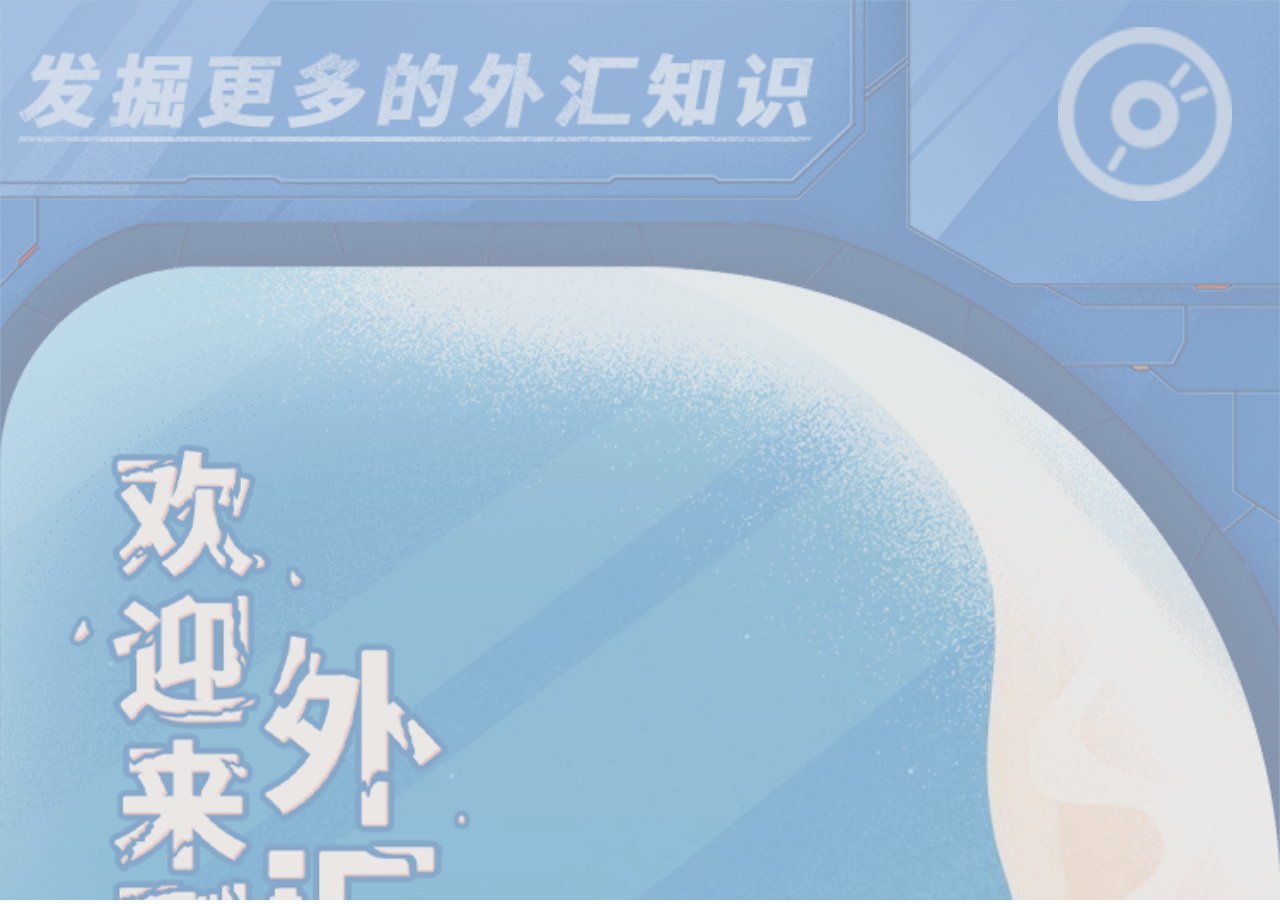
<file: canvas_demo/hh_canvas/index.html>
<!DOCTYPE html>
<html lang="en">

<head>
    <meta charset="UTF-8">
    <title>汇乎</title>
    <meta name="viewport"
        content="width=device-width, initial-scale=1.0, maximum-scale=1.0,minimum-scale=1,user-scalable=no">
    <link rel="stylesheet" href="./css/index.css">
    <script src="./public/jquery.js"></script>
    <script src="./js/progress.js"></script>
</head>
<body>
    <div id="musicpart">
        <audio id="music" src="./static/images/active/159487_Acoustic_Loop_41.mp3" type="audio/mp3" loop controls>您的浏览器不支持 audio
            标签。</audio>
    </div>
    <canvas id="canvas">您的浏览器不支持 canvas 标签。</canvas>
</body>
<script src="./js/index.js"></script>
</html>
</file>
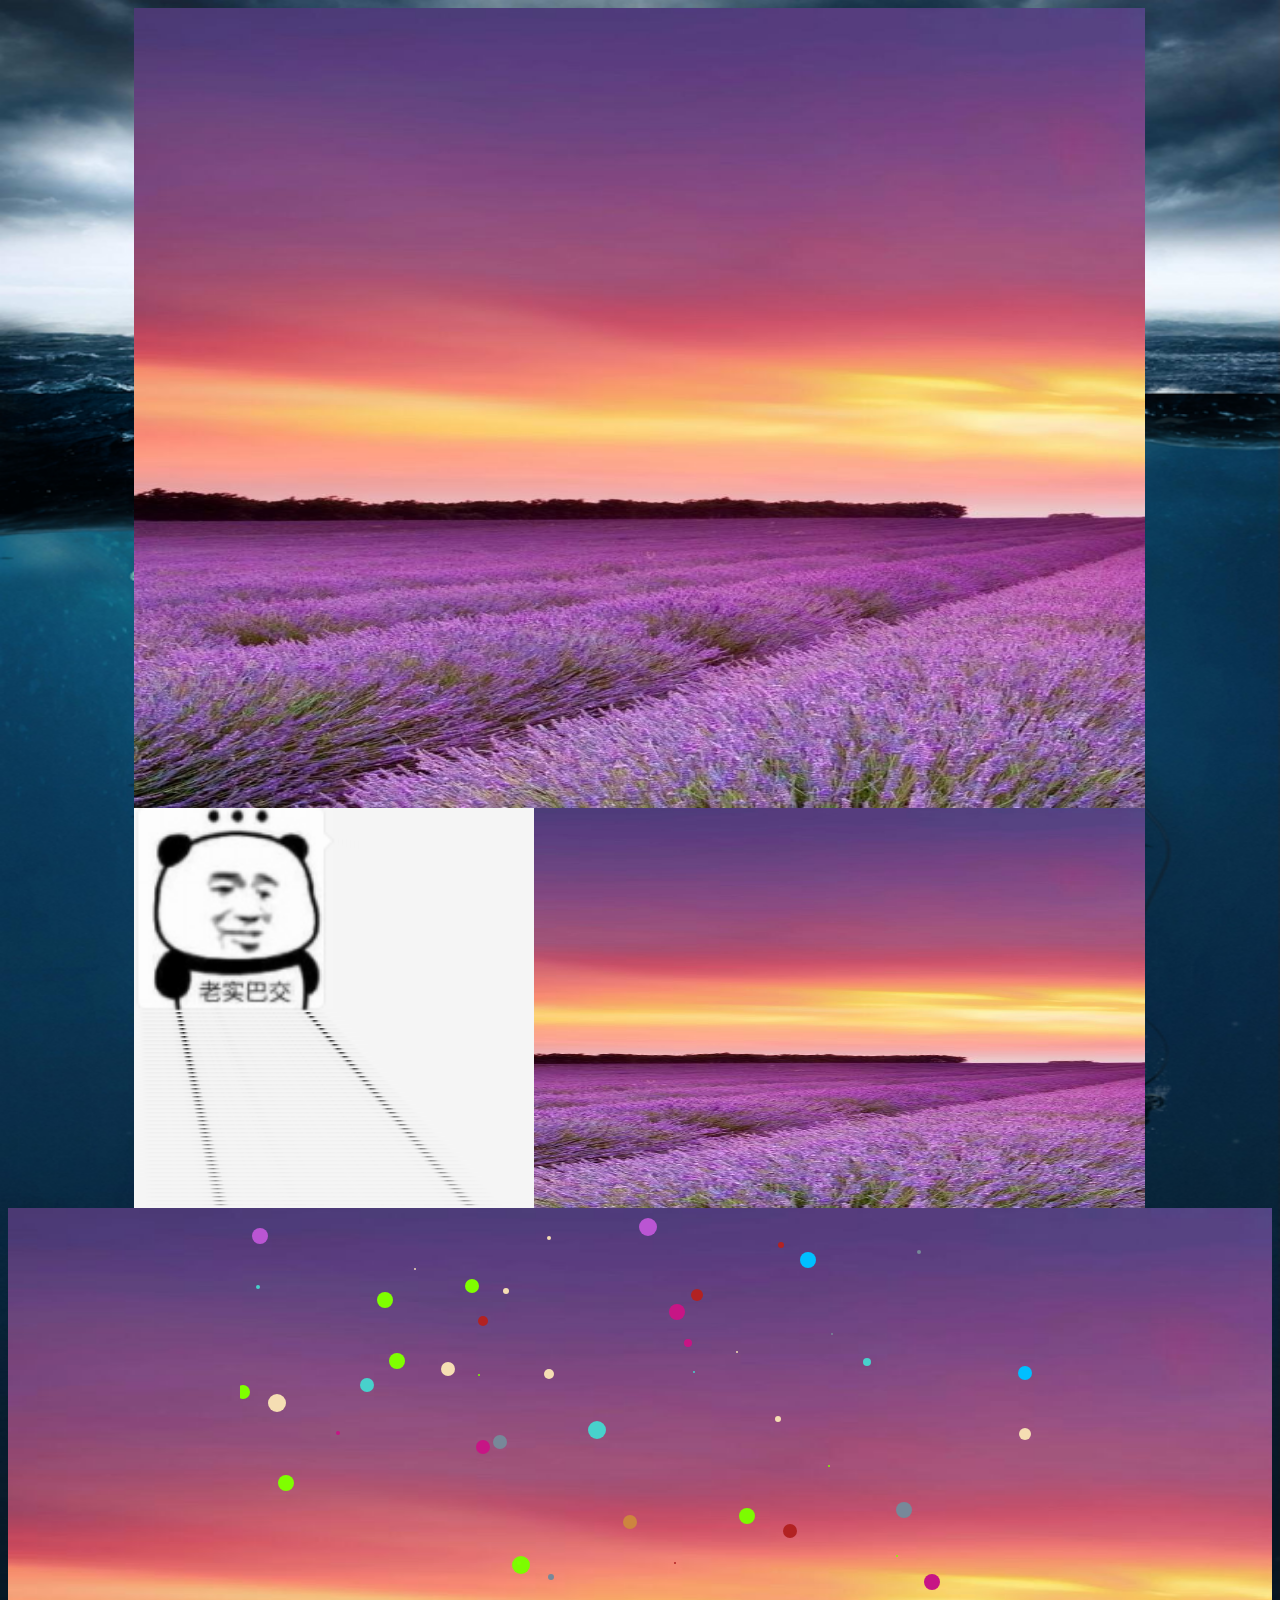
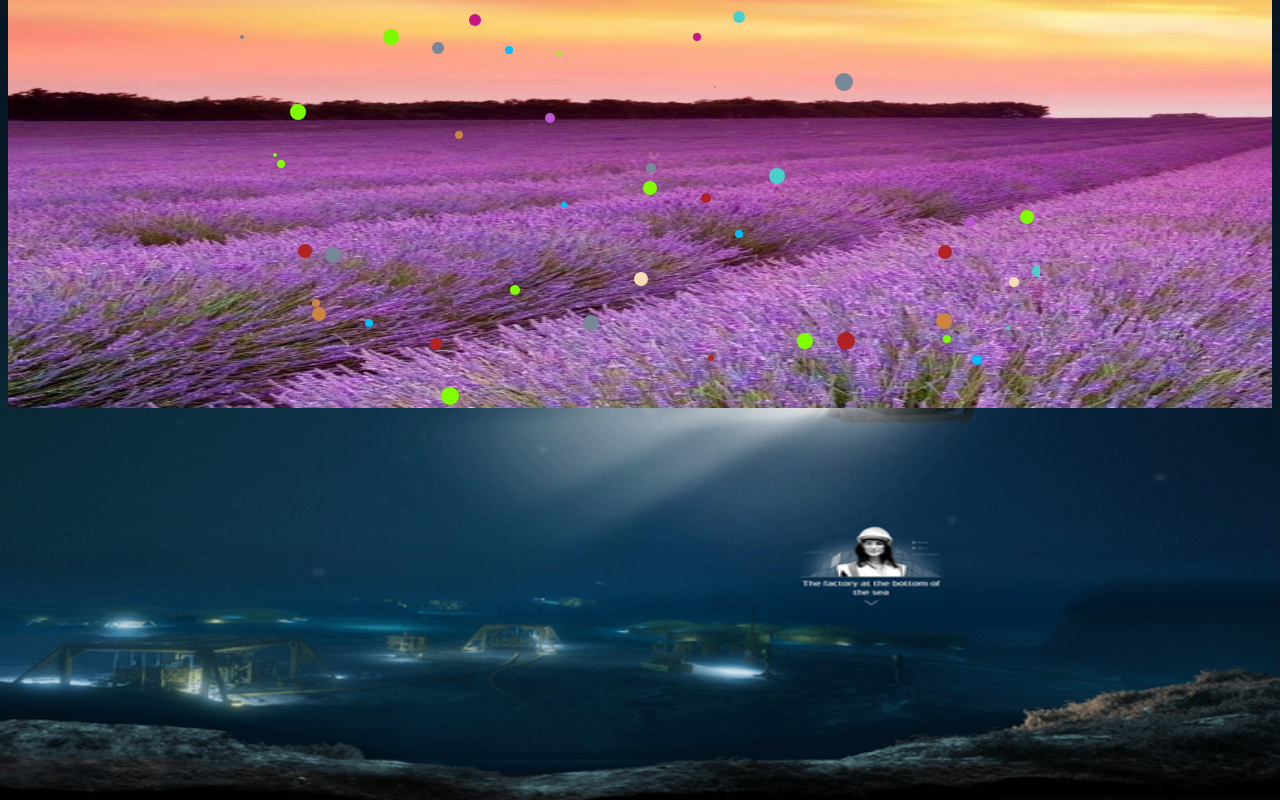
<file: canvas_demo/canvas.html>
<!DOCTYPE html>
<html lang="en">
<head>
    <meta charset="UTF-8">
    <title>CANVAS</title>
    <script src="./js/jquery.js"></script>
    <style>
        .bg{
            background: url("./img/3.png") no-repeat;
            background-size: 100% 100%;
            width: 100%;
            height: 2400px;
            /* position: relative; */
            position: absolute;
            top: 0;
            left: 0;
            box-sizing: border-box;
        }
        .outSide{
            /* position: absolute; */
            position: relative;
            box-sizing: border-box;
        }
        .top{
            background: url("./img/3.jpg") no-repeat;
            background-size: 100% 100%;
            width: 80%;
            margin: auto;
            display: flex;
            /* justify-content: center; */
            /* align-items: center; */
            height: 400px;
            box-sizing: border-box;
        }
        .mid{
            background: url("./img/3.jpg") no-repeat;
            background-size: 100% 100%;
            width: 80%;
            margin: auto;
            display: flex;
            justify-content: center;
            align-items: center;
            height: 800px;
            box-sizing: border-box;
        }
        .bottom{
            background: url("./img/3.jpg") no-repeat;
            background-size: 100% 100%;
            width: 100%;
            margin: auto;
            display: flex;
            justify-content: center;
            align-items: center;
            height: 800px;
            box-sizing: border-box;
        }
    </style>
</head>
<body>
    <div class="bg"></div>
    <div class="outSide">
        <div class="mid">
            <canvas id="canvas2"></canvas>
            <img src="./img/1.png" id="img" style="display:none"/>  <!--正确路径-->
        </div>
        <div class="top">
            <canvas id="canvas1" width="400" height="400"></canvas>
        </div>
        <div class="bottom">
            <canvas id="canvas3" width="800" height="800"></canvas>
        </div>
    </div>
</body>
<script type="text/javascript">
// 1.准备画布
// 2.选择画笔
// 3.选择颜料
// 4.画出轮廓
// 5.填充颜色
var canvas1 = document.getElementById('canvas1');
var cxt1 = canvas1.getContext('2d');
var canvas2 = document.getElementById('canvas2');
var canvas3 = document.getElementById('canvas3');
var cxt3 = canvas3.getContext('2d');
var Img = new Image();
var creatBalls = []
var cacheCanvas;
$(document).ready(function(){
    var create = new createImg();
    
	// canvas1Fun();
    Img.src = "./img/1.png";
    create.init()
    Img.onload = function(){
        create.drawImg();
    }
    for(let i=0;i<100;i++){
        var balls = new ball();
        balls.create();
        balls.draw();
        creatBalls.push(balls)
    }
    setInterval(()=>{
        cxt3.clearRect(0,0,canvas3.width,canvas3.height)
        for(var b of creatBalls){
            // console.log(b)
            b.move()
        }
    },1000/60)

    setInterval(()=>{
        create.move()
    },1000/60)
    window.addEventListener("scroll",function(){
        // console.log($(document).scrollTop())
    // console.log("滚动的高度：",$(document).scrollTop(),"可视文档高度：",$(window).height(),"文档的高度：",$(document.body).height(),"物理设备高度：",window.outerWidth)
    // if($(document).scrollTop()%20 ==0){
            // create.move()
    // }
})
})
function canvas1Fun(){

}
function canvas2Fun(Percent,r){
    var cxt = canvas2.getContext('2d');
    var x = 350*Math.cos(Percent);
    var y = 350*Math.sin(Percent);
    cxt.beginPath();
    cxt.fillStyle="red";
    cxt.arc(x,y,r,0,Math.PI*2);
    cxt.fill();
}
function canvas3Fun(){
    var cxt = canvas3.getContext('2d');
    cxt.lineWidth = 5;                              //选择画笔
    cxt.strokeStyle = "green";                        //选择颜料
    cxt.moveTo(10,10);                              //...
    cxt.lineTo(150,50);                             //...
    cxt.lineTo(10,50);                              //画出轮廓
    cxt.stroke(); 
}


function createImg(){}
createImg.prototype={
    init:function(width,height){
        this.width = width;
        this.height = height;


        this.rotate = 1;
        this.flag = true;//true递减  false 递增
    },
    drawImg:function(){
        // cacheCanvas = document.createElement("canvas");
        // var cacheCanvascxt = cacheCanvas.getContext('2d');
        // cacheCanvas.width = canvas1.width;
        // cacheCanvas.height = canvas1.height;
        // cacheCanvascxt.drawImage(Img,0, 0,400,400);
        cxt1.save();
        // cxt1.beginPath();
        cxt1.scale(this.rotate,this.rotate);
        cxt1.drawImage(Img,0, 0,400,400);
        cxt1.restore();
    },
    move:function(){
        if(this.rotate>=1){
            this.flag = true
        }
        if(this.rotate<=0){
            this.flag = false
        }
        if(this.flag){
            this.rotate -=  0.01;
        }else{
            this.rotate +=0.01;
        }
        this.drawImg()
    }

}
const randomInt = (min, max) => {return Math.floor(Math.random() * (max - min) + min)};
var colorArr=["#00BFFF","#778899","#BA55D3","#C71585","#7FFF00","#F5DEB3","#CD853F","#B22222","#7CFC00","#48D1CC"];

function ball(){}
ball.prototype={
    create:function(){
        this.x=randomInt(0,800);
        this.y=randomInt(0,800);
        this.r = randomInt(0,10);
        this.color= colorArr[randomInt(0,10)];
        this.posX = randomInt(-1,1);
        this.posY = randomInt(-1,1);
    },
    draw:function(){
        cxt3.beginPath();
        cxt3.fillStyle=this.color;
        // console.log(this.x,this.y)
        cxt3.arc(this.x,this.y,this.r,0,Math.PI*2);
        cxt3.fill()
    },
    move:function(){
        this.x += this.posX;
        this.y += this.posY;
        if(this.x-this.r<0||this.x+this.r>800){
            this.posX = -this.posX; 
        }
        if(this.y-this.r<0||this.y+this.r>800){
            this.posY = -this.posY; 
        }
        this.draw()
    }
}
function act1(Img,x){
    var cxt = canvas1.getContext('2d');
    cxt.clearRect(0,0,canvas1.width,canvas1.height);
    cxt.rotate(Math.PI/6)
    cxt.drawImage(Img,x, 0,200,200);
    // window.requestAnimationFrame(act1);
}

var Percent = Math.PI;
function act3(){
    Percent +=Math.PI/90;
    var cxt = canvas2.getContext('2d');
    // cxt.clearRect(0,0,canvas2.width,canvas2.height);
    canvas2Fun(Percent,10);
    window.requestAnimationFrame(act3);
}
</script>
</html>
</file>
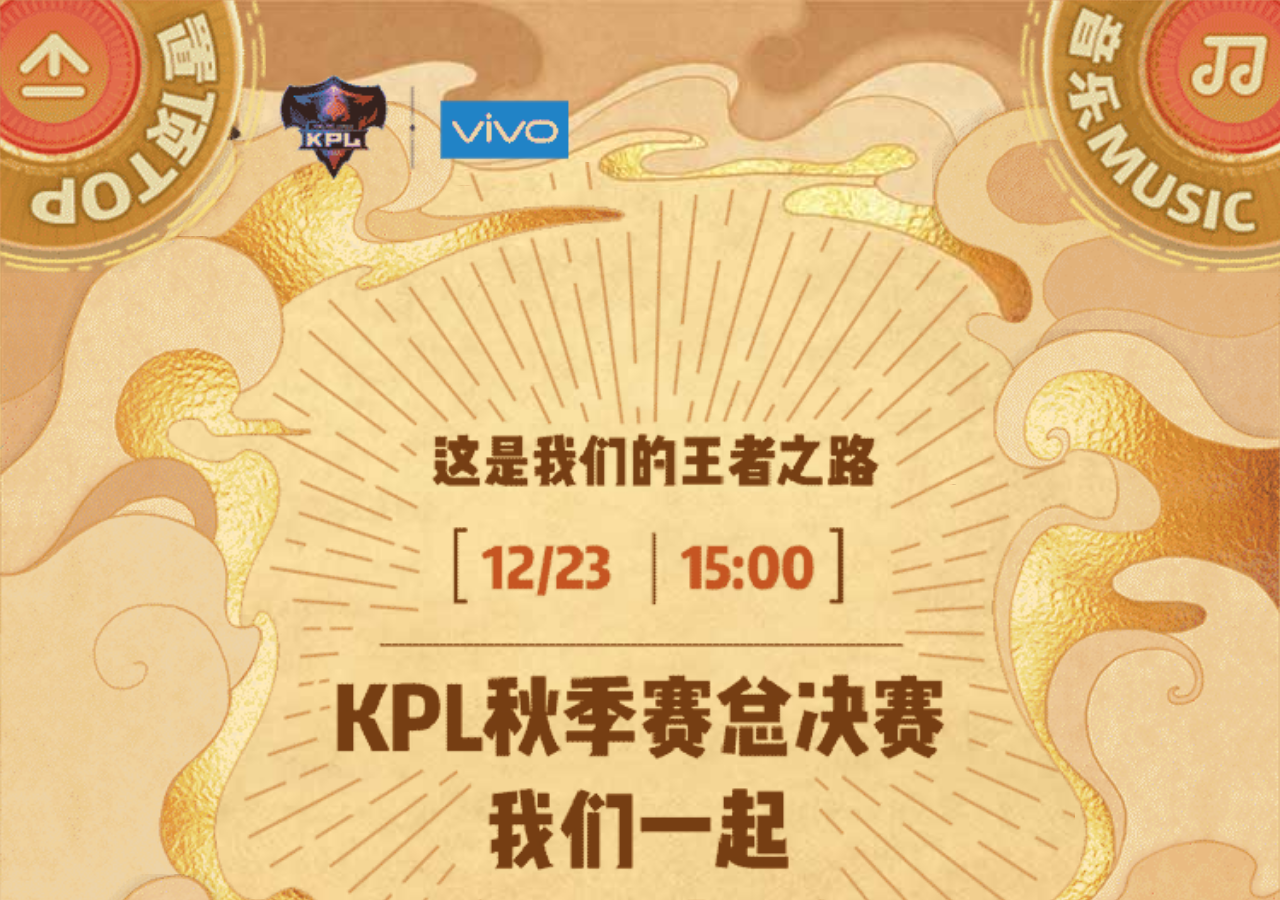
<file: canvas_demo/canvas2.html>
<!DOCTYPE html>
<html lang="en">

<head>
    <meta charset="UTF-8">
    <title>CANVAS_bg</title>
    <meta name="viewport"
        content="width=device-width, initial-scale=1.0, maximum-scale=1.0,minimum-scale=1,user-scalable=no">
    <script src="./js/jquery.js"></script>
    <style>
        html,
        body {
            margin: 0;
            padding: 0;
            width: 100%;
            height: 100%;
        }

        #canvas {
            display: block;
            width: 100%;
            height: 100%;
        }
    </style>
</head>

<body>
    <canvas id="canvas"></canvas>
</body>
<script type="text/javascript">
    var ratio = window.devicePixelRatio;
    var startY =0,endY = 0,currentDis=0;
    var totalHeight = 0;
    // 1.准备画布
    // 2.选择画笔
    // 3.选择颜料
    // 4.画出轮廓
    // 5.填充颜色
    window.onload = function () {
        var canvas1 = document.getElementById('canvas');
        var cxt1 = canvas1.getContext('2d');
        var cw = canvas1.offsetWidth;
        var ch = canvas1.offsetHeight;
        var widthratio = cw / 375;
        var heightratio = ch / 667;
        var scorllratio = widthratio*ratio/2;
        var img2 = new Image();
        img2.src = 'img/page3_atlas_P_2.png';
        var img3 = new Image();
        img3.src = 'img/page3_atlas_P_3.png';
        var img4 = new Image();
        img4.src = 'img/page3_atlas_P_.png'
        var topMusic = new Image();
        topMusic.src = "./img/loading_atlas_P_.png"
        
        var bg_first = new Image();
        bg_first.src = "./img/bg_1.jpg";
        var bg_second = new Image();
        bg_second.src = "./img/bg_2.jpg";
        var bg_third = new Image();
        bg_third.src = "./img/bg_3.jpg";
        var bg_four = new Image();
        bg_four.src = "./img/bg_4.jpg";
        
        bg_four.onload = function () {
            setTimeout(function () {
                drawImg()
            }, 500);
        }
        function BG(number){
            var parameter={
                width:0,
                height:0
            }
            switch(number){
                case 1:
                parameter.width = bg_first.width;
                parameter.height = bg_first.height;
                break;
                case 2:
                parameter.width = bg_second.width;
                parameter.height = bg_second.height;
                break;
                case 3:
                parameter.width = bg_third.width;
                parameter.height = bg_third.height;
                break;
                case 4:
                parameter.width = bg_four.width;
                parameter.height = bg_four.height;
                break;
            }
            return parameter
        }
        window.addEventListener('touchstart', e => {
            var touch = event.changedTouches[0];
            startY = touch.pageY;
        }, { passive: false });
        window.addEventListener('touchmove', e => {
            var touch = event.changedTouches[0];
            endY = touch.pageY;
            currentDis += endY - startY;
            startY = endY;
            // 向下滑
            // if(endY - startY>0){
                
            // }else if(endY - startY<0){
            //     // 向上滑
            // }
            if(-currentDis>=totalHeight){
                currentDis = -totalHeight;
            }
            if(-currentDis<=0){
                currentDis = 0;
            }
            // console.log(currentDis)
            drawImg()
        }, { passive: false });
        // window.addEventListener('touchend', e => {
        //     var touch = e.changedTouches[0];
        // }, { passive: false });
        // 缩放比例
        function distanceScoll(dis){
            return 1-(-currentDis>dis*scorllratio ? -(currentDis+dis*scorllratio):0)/100>0 ? (1-(-currentDis>dis*scorllratio ? -(currentDis+dis*scorllratio):0)/100):0
        }
        // 位移
        function cloudsDistance(dis,speed){
            return -currentDis>dis*scorllratio ? (currentDis+dis*scorllratio)*speed:0;
        }
        // 缩放中心
        function scalePosition(attr,pos,scale,ratioFlag){
            if(ratioFlag){
                return (pos*ratio-(attr*ratioFlag*scale-attr*ratioFlag))/scale/ratio
            }else{
                return (pos*ratio-(attr*scale-attr))/scale/ratio
            }
        }
        function drawImg() {
            var imgW = BG(1).width;
            var imgH = BG(1).height;
            resizeCanvas(cw * ratio, ch * ratio);
            totalHeight = (cw * imgH * ratio / imgW) + (cw *  BG(2).height * ratio /  BG(2).width) + (cw *  BG(3).height * ratio /  BG(3).width) + (cw *  BG(4).height * ratio /  BG(4).width);
            cxt1.translate(0,currentDis);
            cxt1.save()
            cxt1.drawImage(bg_first, 0, 0, cw * ratio, cw * imgH * ratio / imgW);
            cxt1.drawImage(bg_second, 0,(cw * imgH * ratio / imgW), cw * ratio, cw *  BG(2).height * ratio /  BG(2).width);  //第二章背景图
            cxt1.drawImage(bg_third, 0,(cw * imgH * ratio / imgW) + (cw *  BG(2).height * ratio /  BG(2).width), cw * ratio, cw *  BG(3).height * ratio /  BG(3).width);  //第3章背景图
            cxt1.drawImage(bg_four,  0,(cw * imgH * ratio / imgW) + (cw *  BG(2).height * ratio /  BG(2).width) + (cw *  BG(3).height * ratio /  BG(3).width), cw * ratio, cw *  BG(4).height * ratio /  BG(4).width);  //第4章背景图 
            cxt1.restore()

            drawImage(img2, 997, 1407, 368, 284, 0, 29.5);       //左侧第一个图
            drawImage(img3, 620, 0, 204, 230, 273, 27);         //右侧第一个图
            drawImage(img2, 1852, 925, 180, 468, 286, 96.5);       //左侧第二个图
            drawImage(img2, 752, 920, 242, 528, 0, 69);         //右侧第二个图
            drawImage(img3, 448, 860, 296, 74, 22, 17.5);       //王者荣耀，kpl，vivo图标
            drawImage(img3, 826, 0, 154, 300, 0, 149.5);         //左侧第三个图
            drawImage(img2, 0, 296, 750, 236, 0, 256);         //致敬巅峰上面第三个图
            drawImage(img2, 0, 0, 750, 288, 0, 281.5);         //致敬巅峰上面第二个图
            cxt1.save()
            cxt1.translate(0,currentDis/ratio*0.25)
            drawImage(img4, 0, 653, 750, 612, 0, 358);         //致敬巅峰上面第一个图
            drawImage(img4, 1020, 0, 488, 598, 71, 47.5);       //致敬巅峰图
            cxt1.restore()
            cxt1.save()
            cxt1.translate(0,currentDis/ratio*0.12)
            drawImage(img2, 1366, 1512, 510, 152, 60, 392.7);     //致敬巅峰字
            drawImage(img4, 1493, 615, 490, 408, 81.5, 423.7);     //KPL
            cxt1.restore()
            drawImage(img4, 752, 0, 270, 1580, 119.5, 620.3);     //天梯
            
            cxt1.save()
            let hozzL_one = cloudsDistance(400,1);
            cxt1.translate(hozzL_one,0)
            drawImage(img2, 1084, 1693,344, 216,0,620,172, 108);     //天梯左边第一层云朵
            cxt1.restore()

            cxt1.save()
            let hozzR_one = cloudsDistance(390,3);
            cxt1.translate(-hozzR_one,0)
            drawImage(img2, 718, 1693,364, 202,192,620,182, 101);     //天梯右边第一层云朵
            cxt1.restore()

            cxt1.save()
            let hozzR_two = cloudsDistance(470,2);
            cxt1.translate(-hozzR_two,0)
            drawImage(img3, 0, 876,193, 100,278,760);     //天梯右边第2层云朵
            cxt1.restore()

            cxt1.save()
            let hozzL_two = cloudsDistance(928,1);
            cxt1.translate(hozzL_two,0)
            drawImage(img3, 899, 303,119, 100,0,760);     //天梯左边第2层云朵
            cxt1.restore()

            cxt1.save()
            let hozzL_three = cloudsDistance(1000,1);
            cxt1.translate(hozzL_three,0)
            drawImage(img3, 330, 101,281, 86,20,816);     //天梯左边第3层云朵
            cxt1.restore()

            cxt1.save()
            let hozzL_four = cloudsDistance(1162,1);
            cxt1.translate(hozzL_four,0)
            drawImage(img3, 809, 436,197, 166,0,826);     //天梯左边第4层云朵
            cxt1.restore()

            cxt1.save()
            let hozzR_four = cloudsDistance(1240,1);
            cxt1.translate(-hozzR_four,0)
            drawImage(img3, 0, 721,206, 152,278,856);     //天梯右边第4层云朵
            cxt1.restore()

            cxt1.save()
            let hozzR_three = cloudsDistance(1150,2.3);
            cxt1.translate(-hozzR_three,0)
            drawImage(img2, 1370, 1238,405, 273,178,756);     //天梯右边第3层云朵
            cxt1.restore()

            cxt1.save()
            let hozzL_fifth = cloudsDistance(1435,1);
            cxt1.translate(hozzL_fifth,0)
            drawImage(img3, 585, 622,276, 116,0,900);     //天梯左边第5层云朵
            cxt1.restore()

            cxt1.save()
            let hozzR_fifth = cloudsDistance(1522,1);
            cxt1.translate(-hozzR_fifth,0)
            drawImage(img3, 0, 480,296, 138,227,896);     //天梯右边第5层云朵
            cxt1.restore()

            cxt1.save()
            let hozzL_six = cloudsDistance(1634,2.4);
            cxt1.translate(hozzL_six,0)
            drawImage(img2, 1428, 917,421, 317,0,926);     //天梯左边第6层云朵
            cxt1.restore()

            cxt1.save()
            let hozzR_six = cloudsDistance(1716,0.85);
            cxt1.translate(-hozzR_six,0)
            drawImage(img3, 303, 190,150, 303,301,945);     //天梯右边第6层云朵
            cxt1.restore()

            cxt1.save()
            let hozzL_seven = cloudsDistance(1836,1);
            cxt1.translate(hozzL_seven,0)
            drawImage(img3, 450, 933,234, 70,59,1070);     //天梯中间上面第7层云朵
            cxt1.restore()
            

            cxt1.save()
            let hozzL_eight = cloudsDistance(2134,1);
            cxt1.translate(hozzL_eight,0)
            drawImage(img2, 0, 1695,337, 309,0,1120);     //天梯第三层文字下的云朵(你可能)
            cxt1.restore()


            /************************************************************天梯一左边字**********************************************************************************************/
            cxt1.save()
            let scaleword= distanceScoll(723);
            cxt1.scale(scaleword,scaleword);
            console.log(scalePosition(188,57,scaleword,scorllratio))
            // drawImage(img3, 297, 1138, 188, 50, (57*ratio-(188*scorllratio*scaleword-188*scorllratio))/scaleword/ratio, (620*ratio-(50*scaleword-50))/scaleword/ratio);        //天梯左边第1行字
            drawImage(img3, 297, 1138, 188, 50, scalePosition(188,57,scaleword,scorllratio),scalePosition(50,620,scaleword,false));        //天梯左边第1行字
            cxt1.restore()
            
            cxt1.save()
            let scaleword_s= distanceScoll(757);
            cxt1.scale(scaleword_s,scaleword_s);
            // drawImage(img3, 134, 1057, 188, 73, (57*ratio-(188*scaleword_s-188))/scaleword_s/ratio, (635*ratio-(73*scaleword_s-73))/scaleword_s/ratio);       //天梯左边第2行字
            drawImage(img3, 134, 1057, 188, 73, scalePosition(188,57,scaleword_s,scorllratio),scalePosition(73,635,scaleword_s,false));       //天梯左边第2行字
            cxt1.restore()

            cxt1.save()
            let scaleword_t= distanceScoll(771);
            cxt1.scale(scaleword_t,scaleword_t);
            // drawImage(img3, 649, 1145, 186, 49, (57*ratio-(188*scaleword_t-188))/scaleword_t/ratio, (662*ratio-(73*scaleword_t-73))/scaleword_t/ratio);       //天梯左边第3行字
            drawImage(img3, 649, 1145, 186, 49, scalePosition(188,57,scaleword_t,scorllratio),scalePosition(73,662,scaleword_t,false));       //天梯左边第3行字
            cxt1.restore()

            cxt1.save()
            let scaleword_four= distanceScoll(800);
            cxt1.scale(scaleword_four,scaleword_four);
            // drawImage(img3, 665, 1090, 187, 53, (57*ratio-(187*scaleword_four-187))/scaleword_four/ratio, (678*ratio-(53*scaleword_four-53))/scaleword_four/ratio);  //天梯左边第4行字
            drawImage(img3, 665, 1090, 187, 53, scalePosition(187,57,scaleword_four,scorllratio),scalePosition(53,678,scaleword_four,false));  //天梯左边第4行字
            cxt1.restore()
            
            cxt1.save()
            let scaleword_fif= distanceScoll(814);
            cxt1.scale(scaleword_fif,scaleword_fif);
            // drawImage(img3, 296, 1191, 185, 47,(57*ratio-(185*scaleword_fif-185))/scaleword_fif/ratio, (698*ratio-(47*scaleword_fif-47))/scaleword_fif/ratio);       //天梯左边第5行字
            drawImage(img3, 296, 1191, 185, 47,scalePosition(185,57,scaleword_fif,scorllratio),scalePosition(47,698,scaleword_fif,false));       //天梯左边第5行字
            cxt1.restore()

            cxt1.save()
            let scaleword_six= distanceScoll(848);
            cxt1.scale(scaleword_six,scaleword_six);
            // drawImage(img3, 610, 229, 185, 65, (57*ratio-(185*scaleword_six-185))/scaleword_six/ratio, (717*ratio-(65*scaleword_six-65))/scaleword_six/ratio);       //天梯左边第6行字
            drawImage(img3, 610, 229, 185, 65, scalePosition(185,57,scaleword_six,scorllratio),scalePosition(65,717,scaleword_six,false));       //天梯左边第6行字
            cxt1.restore()

            cxt1.save()
            let scaleword_seven= distanceScoll(862);
            cxt1.scale(scaleword_seven,scaleword_seven);
            // drawImage(img3, 790, 1200, 184, 37, (57*ratio-(184*scaleword_seven-184))/scaleword_seven/ratio, (745*ratio-(37*scaleword_seven-37))/scaleword_seven/ratio);      //天梯左边第7行字
            drawImage(img3, 790, 1200, 184, 37, scalePosition(184,57,scaleword_seven,scorllratio),scalePosition(37,745,scaleword_seven,false));      //天梯左边第7行字
            cxt1.restore()

            cxt1.save()
            let scaleword_eight= distanceScoll(896);
            cxt1.scale(scaleword_eight,scaleword_eight);
            // drawImage(img3, 610, 1010, 182, 65, (57*ratio-(182*scaleword_eight-182))/scaleword_eight/ratio, (760*ratio-(65*scaleword_eight-65))/scaleword_eight/ratio);      //天梯左边第8行字
            drawImage(img3, 610, 1010, 182, 65, scalePosition(182,57,scaleword_eight,scorllratio),scalePosition(65,760,scaleword_eight,false));      //天梯左边第8行字
            cxt1.restore()

            cxt1.save()
            let scaleword_nine= distanceScoll(930);
            cxt1.scale(scaleword_nine,scaleword_nine);
            // drawImage(img3, 482, 1078, 183, 61, (57*ratio-(183*scaleword_nine-183))/scaleword_nine/ratio, (786*ratio-(61*scaleword_nine-61))/scaleword_nine/ratio);       //天梯左边第9行字
            drawImage(img3, 482, 1078, 183, 61, scalePosition(183,57,scaleword_nine,scorllratio),scalePosition(61,786,scaleword_nine,false));       //天梯左边第9行字
            cxt1.restore()

            cxt1.save()
            let scaleword_ten= distanceScoll(944);
            cxt1.scale(scaleword_ten,scaleword_ten);
            // drawImage(img3, 0, 1263, 113, 39, (75*ratio-(113*scaleword_ten-113))/scaleword_ten/ratio, (810*ratio-(39*scaleword_ten-39))/scaleword_ten/ratio);      //天梯左边第10行字
            drawImage(img3, 0, 1263, 113, 39, scalePosition(113,75,scaleword_ten,scorllratio),scalePosition(39,810,scaleword_ten,false));      //天梯左边第10行字
            cxt1.restore()

            cxt1.save()
            let scaleword_eleven= distanceScoll(958);
            cxt1.scale(scaleword_eleven,scaleword_eleven);
            // drawImage(img3, 665, 1077, 37, 12, (90*ratio-(37*scaleword_eleven-37))/scaleword_eleven/ratio, (830*ratio-(12*scaleword_eleven-12))/scaleword_eleven/ratio);        //天梯左边第11行字
            drawImage(img3, 665, 1077, 37, 12,  scalePosition(37,90,scaleword_eleven,scorllratio),scalePosition(12,830,scaleword_eleven,false));        //天梯左边第11行字
            cxt1.restore()
            /************************************************************天梯一左边字**********************************************************************************************/

            /************************************************************天梯二右边字**********************************************************************************************/
            cxt1.save()
            let scaleword_one_right= distanceScoll(1062);
            cxt1.scale(scaleword_one_right,scaleword_one_right);
            // drawImage(img3, 794, 1020, 162, 69, (235*ratio-(162*scaleword_one_right-162))/scaleword_one_right/ratio, (860*ratio-(69*scaleword_one_right-69))/scaleword_one_right/ratio);        //天梯左边第11行字
            drawImage(img3, 794, 1020, 162, 69, (235/scaleword_one_right), (850/scaleword_one_right));        //天梯右边第1行字
            cxt1.restore()

            cxt1.save()
            let scaleword_two_right= distanceScoll(1072);
            cxt1.scale(scaleword_two_right,scaleword_two_right);
            // drawImage(img3, 794, 1020, 162, 69, (235*ratio-(162*scaleword_two_right-162))/scaleword_two_right/ratio, (860*ratio-(69*scaleword_two_right-69))/scaleword_two_right/ratio);        //天梯左边第11行字
            drawImage(img3, 486, 1140, 162, 53, (235/scaleword_two_right), (882/scaleword_two_right));        //天梯右边第2行字
            cxt1.restore()

            cxt1.save()
            let scaleword_three_right= distanceScoll(1082);
            cxt1.scale(scaleword_three_right,scaleword_three_right);
            // drawImage(img3, 794, 1020, 162, 69, (235*ratio-(162*scaleword_three_right-162))/scaleword_three_right/ratio, (860*ratio-(69*scaleword_three_right-69))/scaleword_three_right/ratio);        //天梯左边第11行字
            drawImage(img3, 790, 1239, 162, 38, (235/scaleword_three_right), (908/scaleword_three_right));        //天梯右边第3行字
            cxt1.restore()

            cxt1.save()
            let scaleword_four_right= distanceScoll(1092);
            cxt1.scale(scaleword_four_right,scaleword_four_right);
            // drawImage(img3, 794, 1020, 162, 69, (235*ratio-(162*scaleword_four_right-162))/scaleword_four_right/ratio, (860*ratio-(69*scaleword_four_right-69))/scaleword_four_right/ratio);        //天梯左边第11行字
            drawImage(img3, 439, 1249, 161, 32, (235/scaleword_four_right), (922/scaleword_four_right));        //天梯右边第4行字
            cxt1.restore()

            cxt1.save()
            let scaleword_fifth_right= distanceScoll(1102);
            cxt1.scale(scaleword_fifth_right,scaleword_fifth_right);
            // drawImage(img3, 794, 1020, 162, 69, (235*ratio-(162*scaleword_fifth_right-162))/scaleword_fifth_right/ratio, (860*ratio-(69*scaleword_fifth_right-69))/scaleword_fifth_right/ratio);        //天梯左边第11行字
            drawImage(img3, 853, 1092, 158, 57, (235/scaleword_fifth_right), (935/scaleword_fifth_right));        //天梯右边第5行字
            cxt1.restore()

            cxt1.save()
            let scaleword_six_right= distanceScoll(1112);
            cxt1.scale(scaleword_six_right,scaleword_six_right);
            // drawImage(img3, 794, 1020, 162, 69, (235*ratio-(162*scaleword_six_right-162))/scaleword_six_right/ratio, (860*ratio-(69*scaleword_six_right-69))/scaleword_six_right/ratio);        //天梯左边第11行字
            drawImage(img3, 281, 1239, 158, 44, (235/scaleword_six_right), (956/scaleword_six_right));        //天梯右边第6行字
            cxt1.restore()
            
            cxt1.save()
            let scaleword_seven_right= distanceScoll(1132);
            cxt1.scale(scaleword_seven_right,scaleword_seven_right);
            // drawImage(img3, 794, 1020, 162, 69, (235*ratio-(162*scaleword_seven_right-162))/scaleword_seven_right/ratio, (860*ratio-(69*scaleword_seven_right-69))/scaleword_seven_right/ratio);        //天梯左边第11行字
            drawImage(img3, 836, 1151, 159, 47, (235/scaleword_seven_right), (970/scaleword_seven_right));        //天梯右边第7行字
            cxt1.restore()

            cxt1.save()
            let scaleword_eight_right= distanceScoll(1152);
            cxt1.scale(scaleword_eight_right,scaleword_eight_right);
            // drawImage(img3, 794, 1020, 162, 69, (235*ratio-(162*scaleword_eight_right-162))/scaleword_eight_right/ratio, (860*ratio-(69*scaleword_eight_right-69))/scaleword_eight_right/ratio);        //天梯左边第11行字
            drawImage(img3, 323, 1068, 158, 70, (235/scaleword_eight_right), (984/scaleword_eight_right));        //天梯右边第8行字
            cxt1.restore()

            cxt1.save()
            let scaleword_nine_right= distanceScoll(1162);
            cxt1.scale(scaleword_nine_right,scaleword_nine_right);
            // drawImage(img3, 794, 1020, 162, 69, (235*ratio-(162*scaleword_nine_right-162))/scaleword_nine_right/ratio, (860*ratio-(69*scaleword_nine_right-69))/scaleword_nine_right/ratio);        //天梯左边第11行字
            drawImage(img3, 140, 1130, 155, 67, (235/scaleword_nine_right), (1004/scaleword_nine_right));        //天梯右边第9行字
            cxt1.restore()

            /************************************************************天梯二右边字**********************************************************************************************/

            /************************************************************天梯三左边字**********************************************************************************************/

            cxt1.save()
            let three_scalewordleft_one= distanceScoll(1809);
            cxt1.scale(three_scalewordleft_one,three_scalewordleft_one);
            drawImage(img3, 297, 494, 144, 109, (57*ratio-(144*three_scalewordleft_one-144))/three_scalewordleft_one/ratio, (1091*ratio-(109*three_scalewordleft_one-109))/three_scalewordleft_one/ratio);        //天梯左边第1行字
            cxt1.restore()

            cxt1.save()
            let three_scalewordleft_two= distanceScoll(1835);
            cxt1.scale(three_scalewordleft_two,three_scalewordleft_two);
            drawImage(img3, 0, 1129, 139, 76, (57*ratio-(139*three_scalewordleft_two-139))/three_scalewordleft_two/ratio, (1128*ratio-(76*three_scalewordleft_two-76))/three_scalewordleft_two/ratio);        //天梯左边第1行字
            cxt1.restore()
            
            cxt1.save()
            let three_scalewordleft_three= distanceScoll(1854);
            cxt1.scale(three_scalewordleft_three,three_scalewordleft_three);
            drawImage(img3, 650, 1193, 140, 53, (57*ratio-(140*three_scalewordleft_three-140))/three_scalewordleft_three/ratio, (1157*ratio-(53*three_scalewordleft_three-53))/three_scalewordleft_three/ratio);        //天梯左边第1行字
            cxt1.restore()

            cxt1.save()
            let three_scalewordleft_four= distanceScoll(1885);
            cxt1.scale(three_scalewordleft_four,three_scalewordleft_four);
            drawImage(img3, 130, 1252, 141, 45, (57*ratio-(141*three_scalewordleft_four-141))/three_scalewordleft_four/ratio, (1174*ratio-(45*three_scalewordleft_four-45))/three_scalewordleft_four/ratio);        //天梯左边第1行字
            cxt1.restore()

            cxt1.save()
            let three_scalewordleft_five= distanceScoll(1910);
            cxt1.scale(three_scalewordleft_five,three_scalewordleft_five);
            drawImage(img3, 139, 1197, 140, 55, (57*ratio-(140*three_scalewordleft_five-140))/three_scalewordleft_five/ratio, (1188 *ratio-(55*three_scalewordleft_five-55))/three_scalewordleft_five/ratio);        //天梯左边第1行字
            cxt1.restore()

            cxt1.save()
            let three_scalewordleft_six= distanceScoll(1926);
            cxt1.scale(three_scalewordleft_six,three_scalewordleft_six);
            drawImage(img3, 612, 1247, 140, 43, (57*ratio-(140*three_scalewordleft_six-140))/three_scalewordleft_six/ratio, (1207*ratio-(43*three_scalewordleft_six-43))/three_scalewordleft_six/ratio);        //天梯左边第1行字
            cxt1.restore()
            /************************************************************天梯三左边字**********************************************************************************************/






            cxt1.save()
            drawImage(topMusic, 1846, 650, 156, 160, 0+currentDis/ratio, 0, 78, 80); //顶部置顶
            drawImage(topMusic, 1846, 477, 156, 160, 298-currentDis/ratio, 0, 78, 80);//顶部置顶音乐
            cxt1.restore()
            // cxt1.save()
            // drawImage(topMusic, 0, 1280, 326, 263, -165-currentDis/ratio, ch-131.5, 163, 131.5); //底部进入官网
            // drawImage(topMusic, 1471, 982, 326, 263, 375+currentDis/ratio, ch-131.5, 163, 131.5);//底部再看一遍
            // cxt1.restore()
        }
        function drawImage(img, imgx, imgy, imgw, imgh, canvasx, canvasy) {
            cxt1.drawImage(img, imgx, imgy, imgw, imgh, canvasx * ratio * widthratio, canvasy * ratio * widthratio, (imgw * ratio * widthratio) / 2, (imgh * ratio * widthratio) / 2);
        }
        var timer;
        var timer2;
        function topMusicPaint() { }
        topMusicPaint.prototype = {
            init: function () {
                this.translateLeft = 0;
                this.translateRight = cw * ratio - 78 * ratio * widthratio;
            },
            draw: function () {
                // cxt1.globalCompositeOperation="source-over";
                // cxt1.beginPath();
                cxt1.save();
                cxt1.translate(this.translateLeft, 0)
                cxt1.drawImage(topMusic, 1846, 650, 156, 160, 0, 0, 78 * ratio * widthratio, 80 * ratio * widthratio);
                cxt1.restore();

                // cxt1.beginPath();
                cxt1.save();
                cxt1.translate(this.translateRight, 0)
                cxt1.drawImage(topMusic, 1846, 477, 156, 160, 0, 0, 78 * ratio * widthratio, 80 * ratio * widthratio);
                cxt1.restore();
            },
            moveShow: function () {
                this.translateLeft += 10;
                if (this.translateLeft >= 0) {
                    this.translateLeft = 0;
                    clearInterval(timer2)
                }
                this.translateRight -= 10;
                if (this.translateRight <= cw * ratio - 78 * ratio * widthratio) {
                    this.translateRight = cw * ratio - 78 * ratio * widthratio;;
                    clearInterval(timer2)
                    console.log(this.translateLeft, this.translateRight, cw * widthratio, "左出现位置：-", 0, "右出现位置：", cw * ratio - 78 * ratio * widthratio)
                }
                // cxt1.clearRect(this.translateRight, 0, 78 * ratio * widthratio, 80 * ratio * widthratio);
                // cxt1.clearRect(this.translateLeft, 0, 78 * ratio * widthratio, 80 * ratio * widthratio);
                // this.draw()
            },
            moveHide: function () {
                this.translateLeft -= 10;
                console.log(this.translateLeft, this.translateRight, cw * widthratio, "左消失位置：-", 78 * ratio * widthratio, "右消失位置：", cw * ratio, ratio)
                if (-this.translateLeft >= 78 * ratio * widthratio) {
                    this.translateLeft = -78 * ratio * widthratio;
                    clearInterval(timer)
                }
                this.translateRight += 10;
                if (this.translateRight >= cw * ratio) {
                    this.translateRight = cw * ratio;
                    clearInterval(timer)
                }
                // this.draw()
            },
        }
        function resizeCanvas(width, height) {
            cxt1.clearRect(0, 0, canvas1.width, canvas1.height);
            $('#canvas').attr('width', width);
            $('#canvas').attr('height', height);
        }
        $(window).resize(function () {
            drawImg()
        })
    }
</script>

</html>
</file>
<file: canvas_demo/hh_canvas/css/index.css>
html,body {
    margin: 0;
    padding: 0;
    width: 100%;
    height: 100%;
    overflow: hidden;
}
#canvas {
    /* display: block; */
    width: 100%;
    height: 100%;
}
#musicpart{
    display: none;
}
</file>
